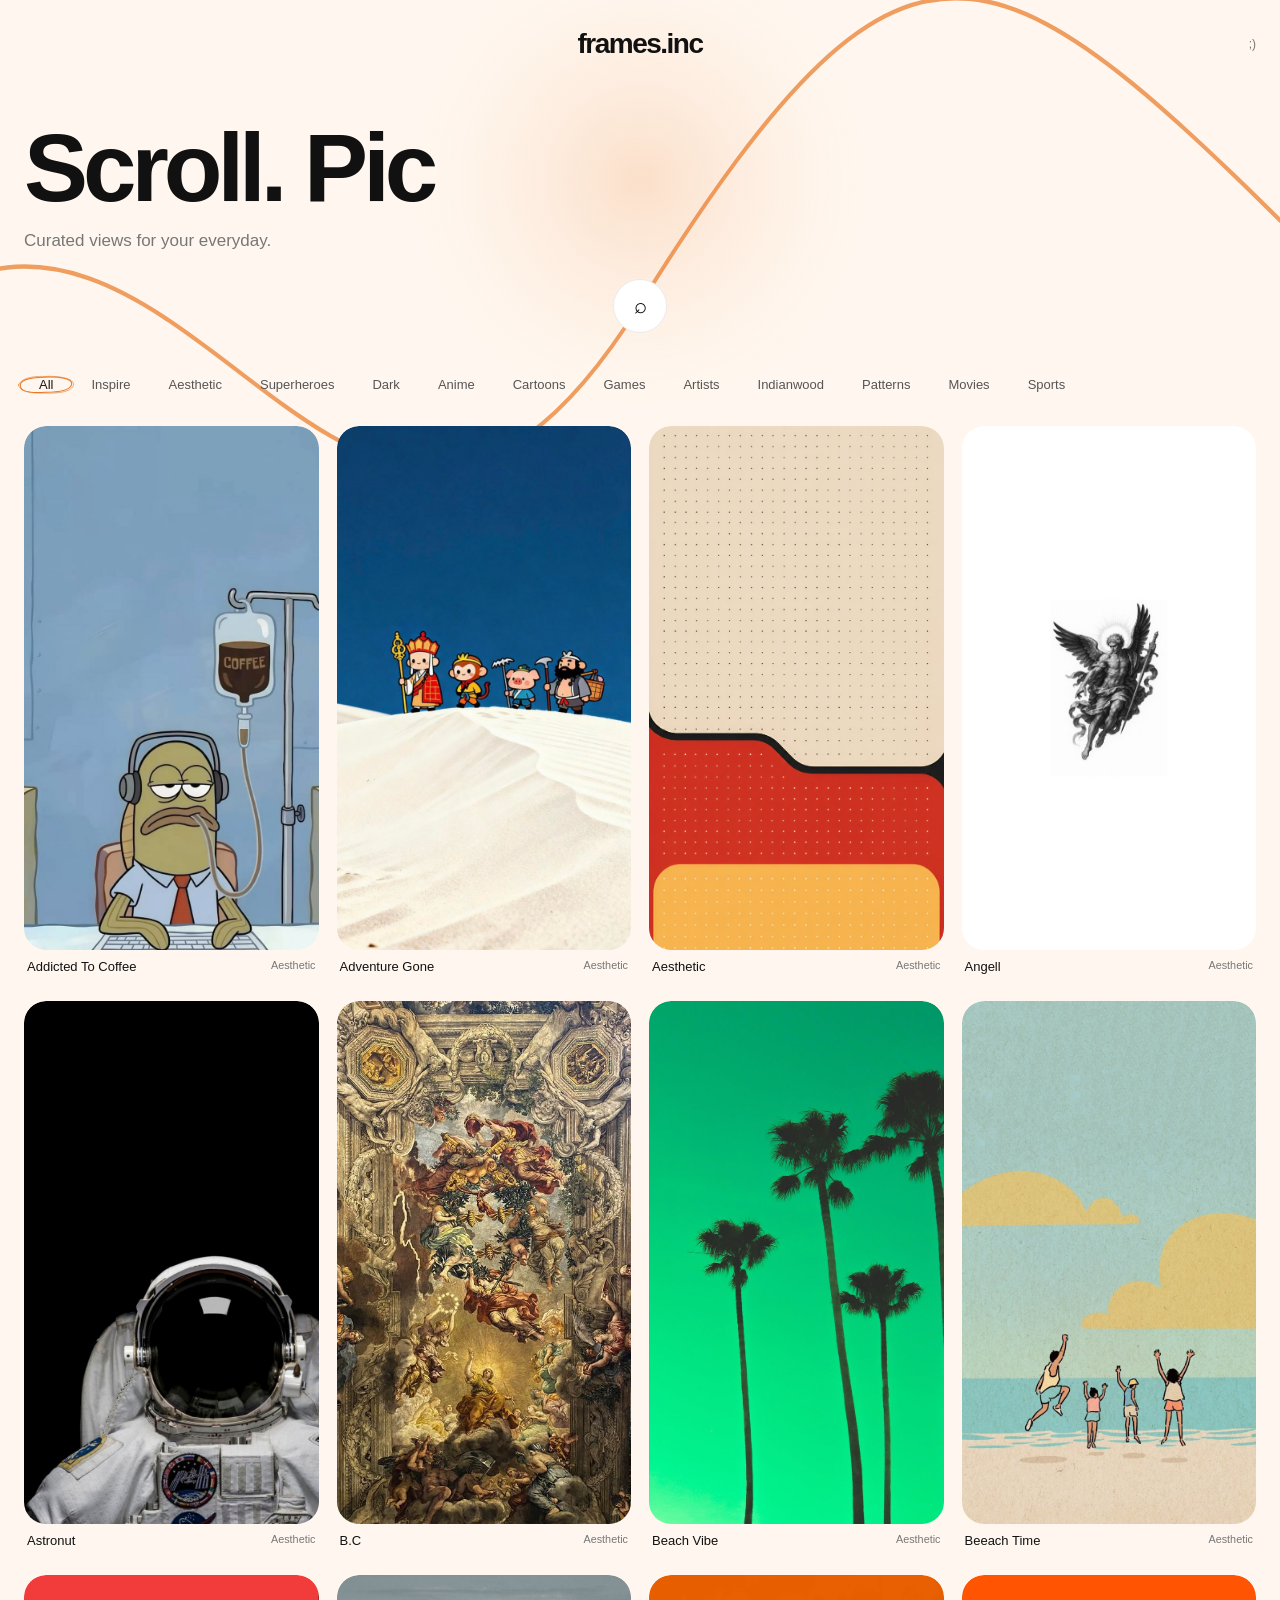
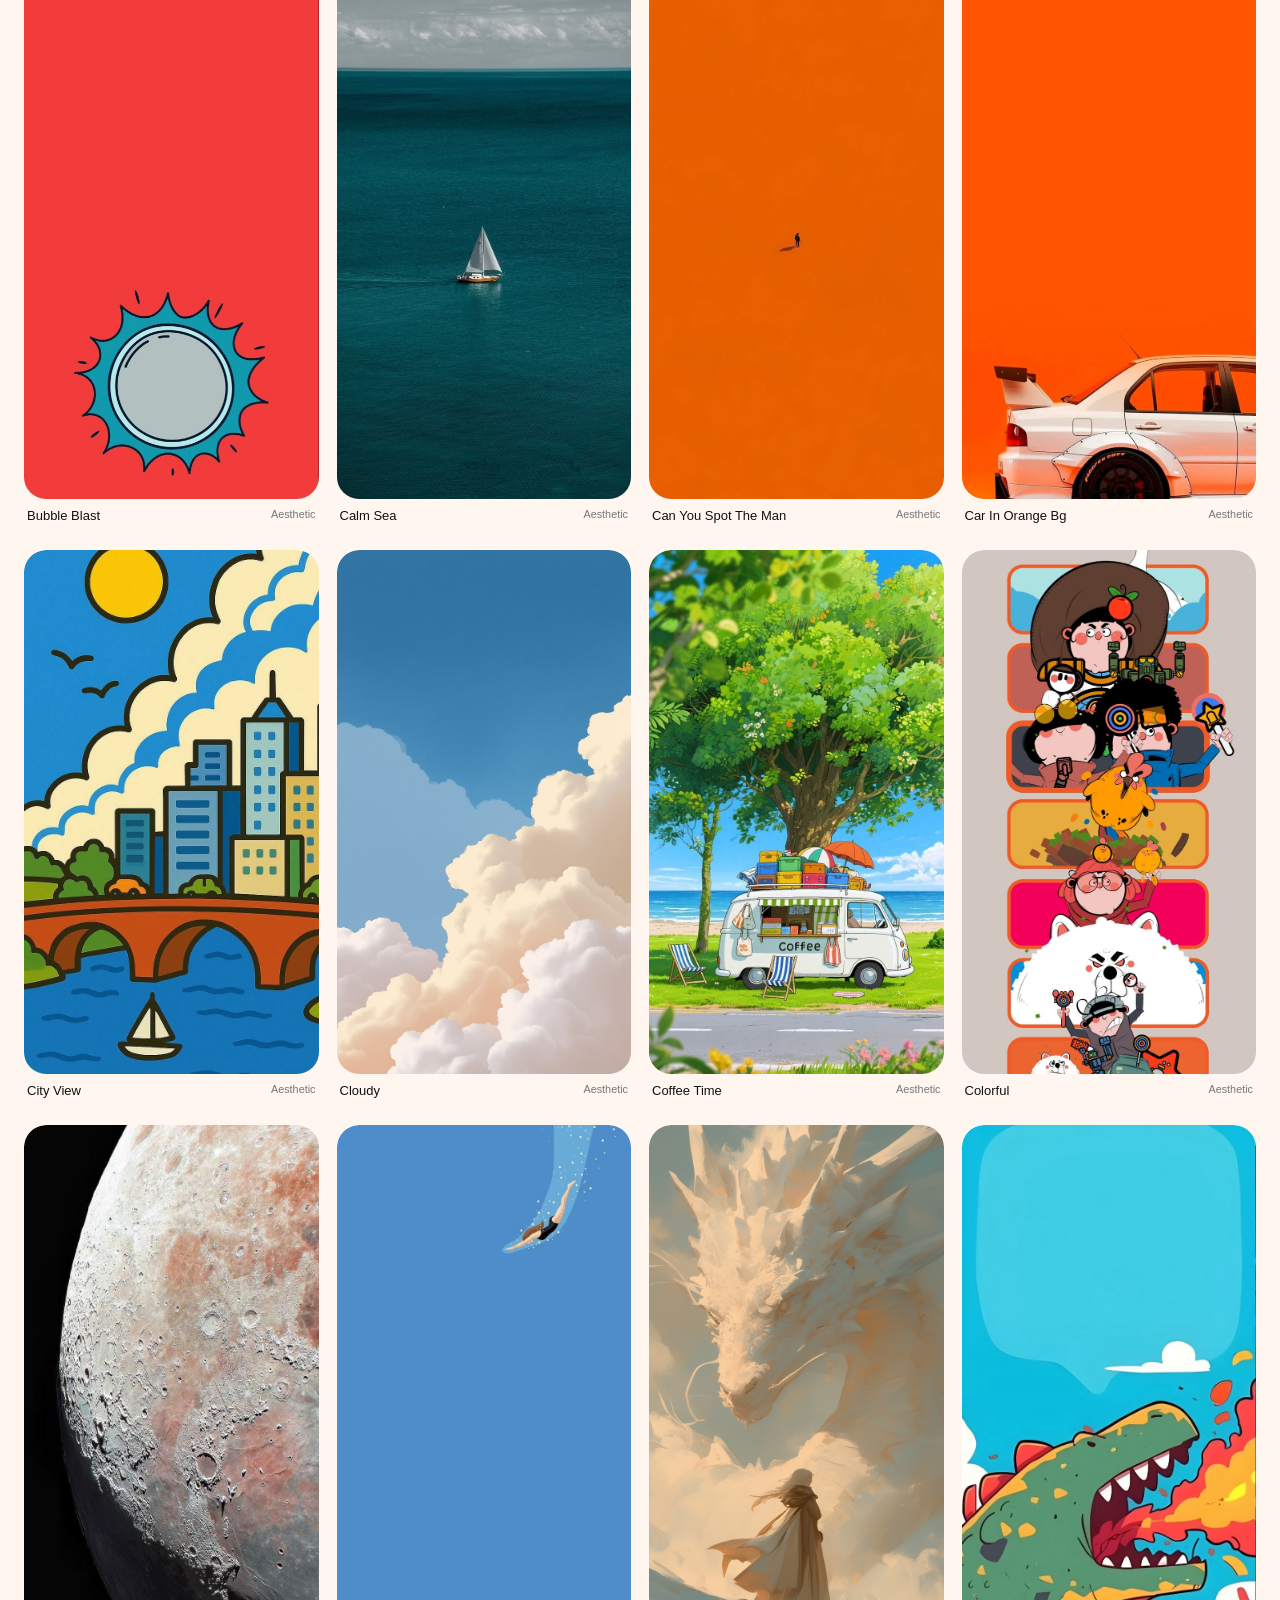
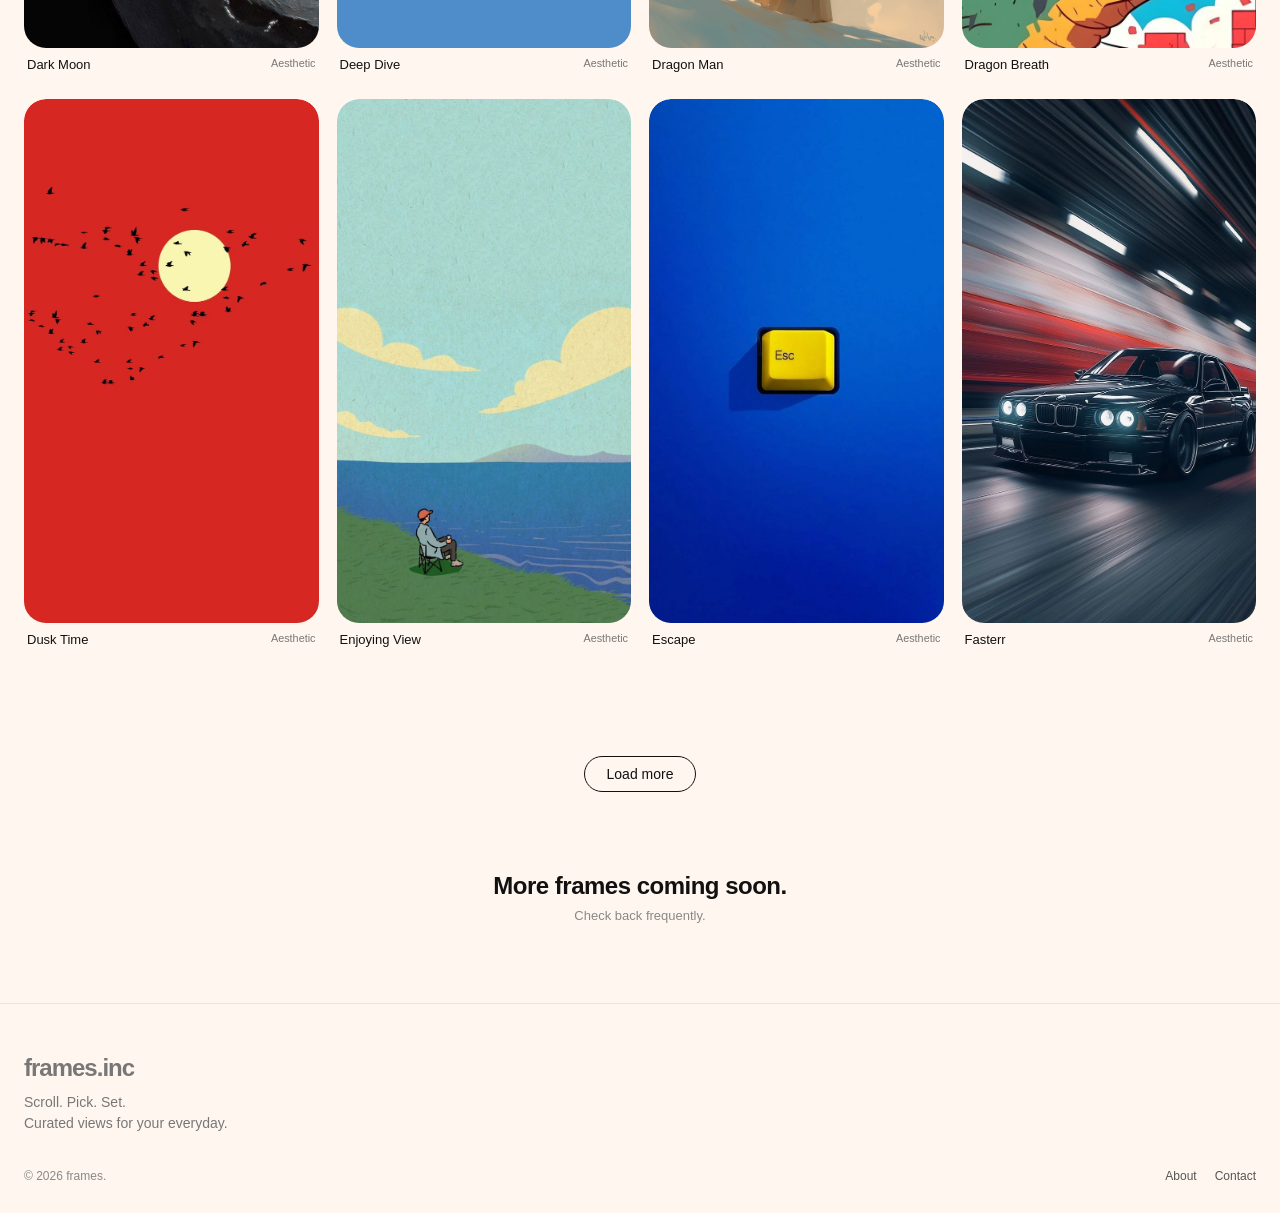
<file: index.html>
<!doctype html>
<html lang="en">

<head>
    <meta charset="utf-8">
    <meta name="viewport" content="width=device-width,initial-scale=1">
    <title>Frames.inc</title>
    <link rel="stylesheet" href="style.css">
    <link rel="icon" type="image/png" href="Favicon.png">
</head>

<body>
    <svg class="ambient-line" viewBox="0 0 1600 900" preserveAspectRatio="none">
        <path d="M-100 300 C250 50, 450 650, 800 350 S1250 50, 1700 300" />
    </svg>

    <header>
        <div class="logo">frames.inc</div>
        <div class="note">;)</div>
    </header>
    <main>
        <section class="hero">
    <h1><span id="heroText">Scroll. Pick. Set.</span></h1>
    <p>Curated views for your everyday.</p>

    <div class="search-box" id="searchBox">
    <button class="search-toggle" id="searchToggle" aria-label="Search">⌕</button>

    <div class="search-field">
        <span class="search-icon">⌕</span>
        <input type="text" id="searchInput" placeholder="Search wallpapers..." autocomplete="off">
    </div>
</div>
</section>
        <section class="controls">
    <div class="filters">
        <button class="filter active" data-cat="All">All</button>
        <button class="filter" data-cat="Inspire">Inspire</button>
        <button class="filter" data-cat="Aesthetic">Aesthetic</button>
        <button class="filter" data-cat="Superheroes">Superheroes</button>
        <button class="filter" data-cat="Dark">Dark</button>
        <button class="filter" data-cat="Anime">Anime</button>
        <button class="filter" data-cat="Cartoons">Cartoons</button>
        <button class="filter" data-cat="Games">Games</button>
        <button class="filter" data-cat="Artists">Artists</button>
        <button class="filter" data-cat="Indianwood">Indianwood</button>
        <button class="filter" data-cat="Patterns">Patterns</button>
        <button class="filter" data-cat="Movies">Movies</button>
        <button class="filter" data-cat="Sports">Sports</button>
    </div>
</section>
        <section class="grid" id="grid"></section>
        <div class="load-more-wrap">
            <button id="loadMore">Load more</button>
        </div>
        <section class="coming-soon">
            <h2>More frames coming soon.</h2>
            <p>Check back frequently.</p>
        </section>
    </main>
    <footer class="site-footer">
    <div class="footer-brand">frames.inc</div>

    <p>Scroll. Pick. Set.<br>
    Curated views for your everyday.</p>

    <div class="footer-bottom">
        <span>© 2026 frames.</span>
        <div class="footer-links">
            <a href="about.html">About</a>
            <a href="#">Contact</a>
        </div>
    </div>
</footer>
    <div class="modal" id="modal">
        <div class="viewer"><button class="close" id="close">×</button><img id="preview"><a id="download"
                class="download" download>Download wallpaper</a></div>
    </div>
    <script src="wallpapers.js"></script>
    <script>
        const grid = document.getElementById('grid'), search = document.getElementById('searchInput'), modal = document.getElementById('modal'), preview = document.getElementById('preview'), download = document.getElementById('download'); loadMore = document.getElementById('loadMore'); let cat = 'All'; let visibleCount = 24; window.visibleCount = visibleCount;
        function render() {grid.innerHTML = ''; let q = search.value.toLowerCase(); let list = (window.WALLPAPERS || []).filter(x => (cat === 'All' || x.category.toLowerCase() === cat.toLowerCase()) && (!q || (x.title + ' ' + x.category).toLowerCase().includes(q))); let visibleCount = window.visibleCount || 24; list = list.slice(0, visibleCount); if (!list.length) {grid.innerHTML = '<div class="empty">No wallpapers found.<br>Add images to the wallpapers folder and run update_wallpapers.bat.</div>'; loadMore.style.display = 'none'; return }  list.forEach(x => {let c = document.createElement('article'); c.className = 'card'; c.innerHTML = '<img src="wallpapers/' + x.file.split('/').map(encodeURIComponent).join('/') + '" alt="' + x.title + '"><div class="meta"><span>' + x.title + '</span><small>' + x.category + '</small></div>'; c.querySelector('img').onclick = () => {const imagePath = 'wallpapers/' + x.file.split('/').map(encodeURIComponent).join('/');  preview.src = imagePath; download.href = imagePath; download.download = x.file.split('/').pop(); modal.classList.add('open')}; grid.appendChild(c)})} loadMore.onclick = () => {
    visibleCount += 24;
    window.visibleCount = visibleCount;
    render();

    const totalMatches = (window.WALLPAPERS || []).filter(x =>
        cat === 'All' || x.category.toLowerCase() === cat.toLowerCase()
    ).length;

    if (visibleCount >= totalMatches) {
        loadMore.style.display = 'none';
    }
};
        document.querySelectorAll('.filter').forEach(b => b.onclick = () => { document.querySelectorAll('.filter').forEach(x => x.classList.remove('active')); b.classList.add('active'); cat = b.dataset.cat; visibleCount = 24; window.visibleCount = visibleCount; loadMore.style.display = 'flex'; render(); }); search.oninput = render; document.getElementById('close').onclick = () => modal.classList.remove('open'); modal.onclick = e => {if (e.target === modal) modal.classList.remove('open')}; render();
        
        
        const heroTexts = [
                "Scroll. Pick. Set.",
                "Frames for your screen",
                "Set the vibe.",
            ];
    let heroIndex = 0;
    let charIndex = heroTexts[0].length;
    let deleting = true;

    const heroText = document.getElementById('heroText');

    function typeHero() {
        const currentText = heroTexts[heroIndex];

        if (deleting) {
            heroText.textContent = currentText.substring(0, charIndex);
            charIndex--;

            if (charIndex < 0) {
                deleting = false;
                heroIndex = (heroIndex + 1) % heroTexts.length;
                charIndex = 0;
                setTimeout(typeHero, 600);
                return;
            }
        } else {
            const nextText = heroTexts[heroIndex];
            heroText.textContent = nextText.substring(0, charIndex);
            charIndex++;

            if (charIndex > nextText.length) {
                deleting = true;
                charIndex = nextText.length;
                setTimeout(typeHero, 1800);
                return;
            }
        }

        setTimeout(typeHero, deleting ? 55 : 80);
    }

    setTimeout(typeHero, 1800);

    document.addEventListener('mousemove', (e) => {
    document.body.style.setProperty('--mouse-x', e.clientX + 'px');
    document.body.style.setProperty('--mouse-y', e.clientY + 'px');
});

    const searchBox = document.getElementById('searchBox');
    const searchToggle = document.getElementById('searchToggle');
    const searchInput = document.getElementById('searchInput');

    searchToggle.onclick = () => {
        searchBox.classList.add('open');
        setTimeout(() => searchInput.focus(), 250);
    };

    document.addEventListener('click', (e) => {
        if (!searchBox.contains(e.target) && !searchInput.value) {
            searchBox.classList.remove('open');
        }
    });

    searchInput.addEventListener('keydown', (e) => {
        if (e.key === 'Escape') {
            searchInput.value = '';
            searchBox.classList.remove('open');
            searchInput.dispatchEvent(new Event('input'));
        }
    });

    const wavePath = document.querySelector('.ambient-line path');

    let phase = 0;

    function animateWave() {
        phase += 0.015;

        const wave = Math.sin(phase);

        const y1 = 50 + Math.sin(phase) * 120;
        const y2 = 650 + Math.sin(phase + 1.5) * 120;
        const y3 = 350 + Math.sin(phase + 3) * 100;
        const y4 = 50 + Math.sin(phase + 4.5) * 120;

        wavePath.setAttribute(
            'd',
            `M-100 300
         C250 ${y1}, 450 ${y2}, 800 ${y3}
         S1250 ${y4}, 1700 300`
        );

        requestAnimationFrame(animateWave);
    }

    animateWave();

    </script>
</body>

</html>
</file>
<file: style.css>
* {
    box-sizing: border-box
}

#heroText {
    display: inline-block;
    min-width: 1ch;
}

body {
    margin: 0;
    background: #FFF7EF;
    color: #111;
    font-family: Arial, sans-serif
}

header,
main,
footer {
    max-width: 1280px;
    margin: auto;
    padding-left: 24px;
    padding-right: 24px
}

header {
    padding-top: 28px;
    display: grid;
    grid-template-columns: 1fr 1fr 1fr;
    align-items: center;
}

.logo {
    grid-column: 2;
    text-align: center;
    font-size: 28px;
    font-weight: 800;
    letter-spacing: -1.5px;
}

.note {
    grid-column: 3;
    justify-self: end;
    color: #777;
    font-size: 12px;
    transition: opacity 0.3s ease;
}

.hero {
    padding-top: 65px;
    padding-bottom: 35px
}

.hero h1 {
    font-size: clamp(50px, 8vw, 96px);
    line-height: .9;
    letter-spacing: -5px;
    margin: 0 0 20px
}

.hero p {
    color: #777;
    font-size: 17px
}

.controls {
    display: flex;
    justify-content: space-between;
    gap: 15px;
    flex-wrap: wrap;
    padding-bottom: 25px
}

.filters {
    display: flex;
    gap: 8px;
    flex-wrap: wrap
}

button,
.search {
    font: inherit
}

.filter {
    position: relative;
    border: none;
    background: transparent;
    border-radius: 0;
    padding: 9px 15px;
    cursor: pointer;
    font-size: 13px;
    color: #555;
    z-index: 1;
}

.filter::before {
    content: "";
    position: absolute;
    inset: -5px -8px;
    background: url("data:image/svg+xml,%3Csvg xmlns='http://www.w3.org/2000/svg' viewBox='0 0 140 50'%3E%3Cpath d='M10 27 C8 15 28 7 65 8 C103 7 132 14 130 26 C128 39 103 44 67 43 C32 44 11 39 10 27 Z' fill='none' stroke='%23E97824' stroke-width='2.5' stroke-linecap='round' stroke-linejoin='round'/%3E%3C/svg%3E") center / 100% 100% no-repeat;
    opacity: 0;
    transform: rotate(-2deg) scale(0.9);
    transition: opacity 0.2s ease, transform 0.25s ease;
    pointer-events: none;
}

.filter::after {
    content: "";
    position: absolute;
    inset: -6px -9px;
    background: url("data:image/svg+xml,%3Csvg xmlns='http://www.w3.org/2000/svg' viewBox='0 0 140 50'%3E%3Cpath d='M8 25 C13 12 34 5 68 7 C104 6 134 13 132 27 C129 41 103 46 66 44 C31 45 9 38 8 25 Z' fill='none' stroke='%23E97824' stroke-width='1.4' stroke-linecap='round'/%3E%3C/svg%3E") center / 100% 100% no-repeat;
    opacity: 0;
    transform: rotate(1.5deg) scale(0.9);
    transition: opacity 0.25s ease, transform 0.3s ease;
    pointer-events: none;
}

.filter:hover::before,
.filter:hover::after,
.filter.active::after {
    opacity: 1;
    transform: rotate(-1deg) scale(1);
}

.filter.active::before {
    opacity: 1;
    transform: rotate(-2deg) scale(1);
}

.filter.active {
    
    color: #1a1717
}

.search {
    border: 1px solid #ddd;
    border-radius: 99px;
    padding: 10px 15px;
    width: 250px
}

.grid {
    display: grid;
    grid-template-columns: repeat(4, 1fr);
    gap: 18px;
    padding-bottom: 70px
}

.coming-soon {
    text-align: center;
    padding: 30px 20px 80px;
}

.coming-soon h2 {
    margin: 0 0 8px;
    font-size: 24px;
    font-weight: 600;
    letter-spacing: -0.5px;
}

.coming-soon p {
    margin: 0;
    color: #888;
    font-size: 13px;
}

.card {
    position: relative;
    overflow: hidden;
    border-radius: 22px;
}

.card img {
    width: 100%;
    aspect-ratio: 9/16;
    object-fit: cover;
    border-radius: 22px;
    display: block;
    cursor: pointer;
    transition: transform 0.4s ease;
}

.card::after {
    content: "View ↗";
    position: absolute;
    top: 14px;
    right: 14px;
    padding: 8px 12px;
    background: rgba(255, 255, 255, 0.9);
    color: #111;
    border-radius: 999px;
    font-size: 12px;
    font-weight: 600;
    opacity: 0;
    transform: translateY(5px);
    transition: 0.3s ease;
    pointer-events: none;
}

.card:hover img {
    transform: scale(1.04);
}

.card:hover::after {
    opacity: 1;
    transform: translateY(0);
}

.meta {
    display: flex;
    justify-content: space-between;
    padding: 9px 3px;
    font-size: 13px
}

.meta small {
    color: #777
}

.empty {
    grid-column: 1/-1;
    text-align: center;
    padding: 70px;
    color: #777
}

footer {
    padding-bottom: 30px;
    color: #777;
    font-size: 12px
}

.modal {
    position: fixed;
    inset: 0;
    background: rgba(0, 0, 0, 0.82);
    display: flex;
    align-items: center;
    justify-content: center;
    padding: 20px;
    z-index: 5;
    opacity: 0;
    visibility: hidden;
    transition: opacity 0.25s ease, visibility 0.25s ease;
}

.modal.open {
    opacity: 1;
    visibility: visible;
}
.viewer {
    position: relative;
    transform: scale(0.94);
    opacity: 0;
    transition: transform 0.3s ease, opacity 0.3s ease;
}

.modal.open .viewer {
    transform: scale(1);
    opacity: 1;
}

.viewer img {
    max-width: 88vw;
    max-height: 85vh;
    border-radius: 20px
}

.close {
    position: absolute;
    right: 12px;
    top: 12px;
    border: 0;
    border-radius: 50%;
    width: 38px;
    height: 38px;
    cursor: pointer;
    font-size: 20px;
    z-index: 2;
    background: rgba(255, 255, 255, 0.92);
}

.download {
    position: absolute;
    bottom: 16px;
    left: 50%;
    transform: translateX(-50%);
    background: white;
    color: #111;
    text-decoration: none;
    padding: 11px 18px;
    border-radius: 99px;
    font-size: 13px;
    font-weight: bold;
    white-space: nowrap;
}

.search-box {
    width: 54px;
    height: 54px;
    margin: 28px auto 0;
    display: flex;
    align-items: center;
    justify-content: center;
    background: #ffffff;
    border: 1px solid rgba(0, 0, 0, 0.08);
    border-radius: 999px;
    box-sizing: border-box;
    transition: width 0.45s ease, box-shadow 0.25s ease;
    overflow: hidden;
}

.search-box.open {
    width: min(100%, 520px);
    justify-content: flex-start;
}

.search-toggle {
    flex: 0 0 54px;
    width: 54px;
    height: 54px;
    border: none;
    background: transparent;
    cursor: pointer;
    font-size: 22px;
    color: #000000;
    display: flex;
    align-items: center;
    justify-content: center;
}

.search-field {
    display: flex;
    align-items: center;
    gap: 10px;
    width: 0;
    opacity: 0;
    transition: width 0.35s ease, opacity 0.25s ease;
}

.search-box.open .search-field {
    width: calc(100% - 54px);
    opacity: 1;
}

.search-box:focus-within {
    border-color: #E97824;
    box-shadow: 0 0 0 4px rgba(233, 120, 36, 0.10);
}

.search-icon {
    font-size: 20px;
    line-height: 1;
    color: #777;
}

.search-box input {
    width: 100%;
    border: none;
    outline: none;
    background: transparent;
    font-size: 15px;
    color: #777;
    font-family: inherit;
    padding-right: 16px;
}

.search-box input::placeholder {
    color: #999;
}

.site-footer {
    padding-top: 50px;
    padding-bottom: 30px;
    border-top: 1px solid rgba(0, 0, 0, 0.08);
}

.footer-brand {
    font-size: 24px;
    font-weight: 800;
    letter-spacing: -1px;
}

.site-footer p {
    margin: 10px 0 35px;
    color: #777;
    font-size: 14px;
    line-height: 1.5;
}

.footer-bottom {
    display: flex;
    justify-content: space-between;
    align-items: center;
    color: #888;
    font-size: 12px;
}

.footer-links {
    display: flex;
    gap: 18px;
}

.footer-links a {
    color: #555;
    text-decoration: none;
}

.footer-links a:hover {
    color: #111;
}

body::before {
    content: "";
    position: fixed;
    width: 450px;
    height: 450px;
    left: var(--mouse-x, 50%);
    top: var(--mouse-y, 20%);
    transform: translate(-50%, -50%);
    background: radial-gradient(
        circle,
        rgba(233, 120, 36, 0.18) 0%,
        rgba(233, 120, 36, 0.08) 30%,
        rgba(233, 120, 36, 0.02) 55%,
        transparent 72%
    );
    pointer-events: none;
    z-index: 0;
    transition: left 0.5s ease, top 0.5s ease;
}

header,
main,
footer {
    position: relative;
    z-index: 1;
}

.ambient-line {
    position: fixed;
    inset: 0;
    width: 100%;
    height: 100%;
    pointer-events: none;
    z-index: 0;
    overflow: visible;
}

.ambient-line path {
    fill: none;
    stroke: #E97824;
    stroke-width: 4.5;
    stroke-linecap: round;
    opacity: 0.7;
}

.about-page {
    min-height: 65vh;
}

.about-hero {
    padding-top: 90px;
    padding-bottom: 70px;
    max-width: 850px;
}

.about-label {
    margin: 0 0 20px;
    color: #E97824;
    font-size: 12px;
    font-weight: 700;
    letter-spacing: 1.5px;
}

.about-hero h1 {
    margin: 0;
    font-size: clamp(50px, 8vw, 92px);
    line-height: 0.92;
    letter-spacing: -5px;
}

.about-hero h1 span {
    color: #E97824;
}

.about-intro {
    max-width: 520px;
    margin-top: 30px;
    color: #777;
    font-size: 18px;
    line-height: 1.6;
}

.about-content {
    display: grid;
    grid-template-columns: 0.8fr 1.5fr;
    gap: 20px;
    max-width: 1350px;
    padding-bottom: 100px;
    align-items: start;
}

.about-text {
    grid-column: 1;
    grid-row: 1;
    max-width: 520px;
}

.about-text h2 {
    margin: 0 0 20px;
    font-size: 28px;
    letter-spacing: -1px;
}

.about-text p {
    color: #666;
    font-size: 15px;
    line-height: 1.7;
    margin: 0 0 20px;
}

.about-photo {
    grid-column: 2;
    grid-row: 1;
    display: flex;
    justify-content: center;
    align-items: flex-start;
    margin-top: -120px;
}

.about-photo img {
    width: 100%;
    max-width: 780px;
    height: 900px;
    object-fit: contain;
    display: block;
}

.logo a {
    color: inherit;
    text-decoration: none;
}

.about-photo {
    position: relative;
    isolation: isolate;
}

.about-photo::before {
    content: "";
    position: absolute;
    width: 650px;
    height: 650px;
    top: 45%;
    left: 50%;
    transform: translate(-50%, -50%) scale(0.5);
    border-radius: 50%;
    background:
        radial-gradient(
            circle,
            rgba(255, 180, 70, 0.45) 0%,
            rgba(233, 120, 36, 0.30) 25%,
            rgba(233, 120, 36, 0.12) 50%,
            transparent 72%
        );
    filter: blur(25px);
    opacity: 0;
    z-index: -1;
    pointer-events: none;
}

.about-photo:hover::before {
    opacity: 1;
    animation: orangePulse 1.8s ease-in-out infinite;
}

.about-photo img {
    position: relative;
    transition:
        transform 0.5s cubic-bezier(.2, .8, .2, 1),
        filter 0.4s ease;
}

.about-photo:hover img {
    transform: scale(1.035);
    filter:
        brightness(1.12)
        contrast(1.05)
        drop-shadow(0 0 25px rgba(233, 120, 36, 0.45));
}

.about-photo::after {
    content: "";
    position: absolute;
    top: 0;
    left: -120%;
    width: 45%;
    height: 100%;
    background: linear-gradient(
        100deg,
        transparent,
        rgba(255, 255, 255, 0.8),
        rgba(233, 120, 36, 0.5),
        transparent
    );
    transform: skewX(-18deg);
    opacity: 0;
    pointer-events: none;
}

.about-photo:hover::after {
    opacity: 1;
    animation: lightSweep 1.1s ease-out;
}

.load-more-wrap {
    display: flex;
    justify-content: center;
    margin: 30px 0 50px;
}

#loadMore {
    padding: 9px 22px;
    border: 1px solid #111;
    border-radius: 999px;
    background: transparent;
    color: #111;
    font-size: 14px;
    cursor: pointer;
    transition: all 0.25s ease;
}

#loadMore:hover {
    background: #111;
    color: #fff;
}

@keyframes loadIn {
    from {
        opacity: 0;
        transform: translateY(20px);
    }
    to {
        opacity: 1;
        transform: translateY(0);
    }
}

.card {
    animation: loadIn 0.45s ease both;
}

@keyframes lightSweep {
    from {
        left: -120%;
    }

    to {
        left: 150%;
    }
}

@keyframes orangePulse {
    0% {
        transform: translate(-50%, -50%) scale(0.65);
        opacity: 0.45;
    }

    50% {
        transform: translate(-50%, -50%) scale(1.05);
        opacity: 1;
    }

    100% {
        transform: translate(-50%, -50%) scale(0.65);
        opacity: 0.45;
    }
}

@media(max-width:700px) {

    .about-hero {
        padding-top: 60px;
        padding-bottom: 50px;
    }

    .about-hero h1 {
        letter-spacing: -3px;
    }

    .about-content {
        grid-template-columns: 1fr;
        gap: 30px;
    }

    .about-intro {
        font-size: 16px;
    }
}

@media(max-width:600px) {
    .site-footer {
        padding-top: 40px;
    }

    .footer-bottom {
        align-items: flex-start;
        gap: 15px;
        flex-direction: column;
    }
}

@media(max-width:900px) {
    .grid {
        grid-template-columns: repeat(3, 1fr)
    }
}

@media(max-width:600px) {

    header,
    main,
    footer {
        padding-left: 16px;
        padding-right: 16px
    }

    .hero {
        padding-top: 50px
    }

    .grid {
        grid-template-columns: repeat(2, 1fr);
        gap: 13px
    }

    .card img {
        border-radius: 16px
    }

    .card {
    border-radius: 16px;
    }

    .card::after {
    display: none;
    }

    .search {
        width: 100%
    }

    .controls {
        display: block
    }

    .filters {
        margin-bottom: 12px
    }

    .meta small {
        display: none
    }
}
</file>
